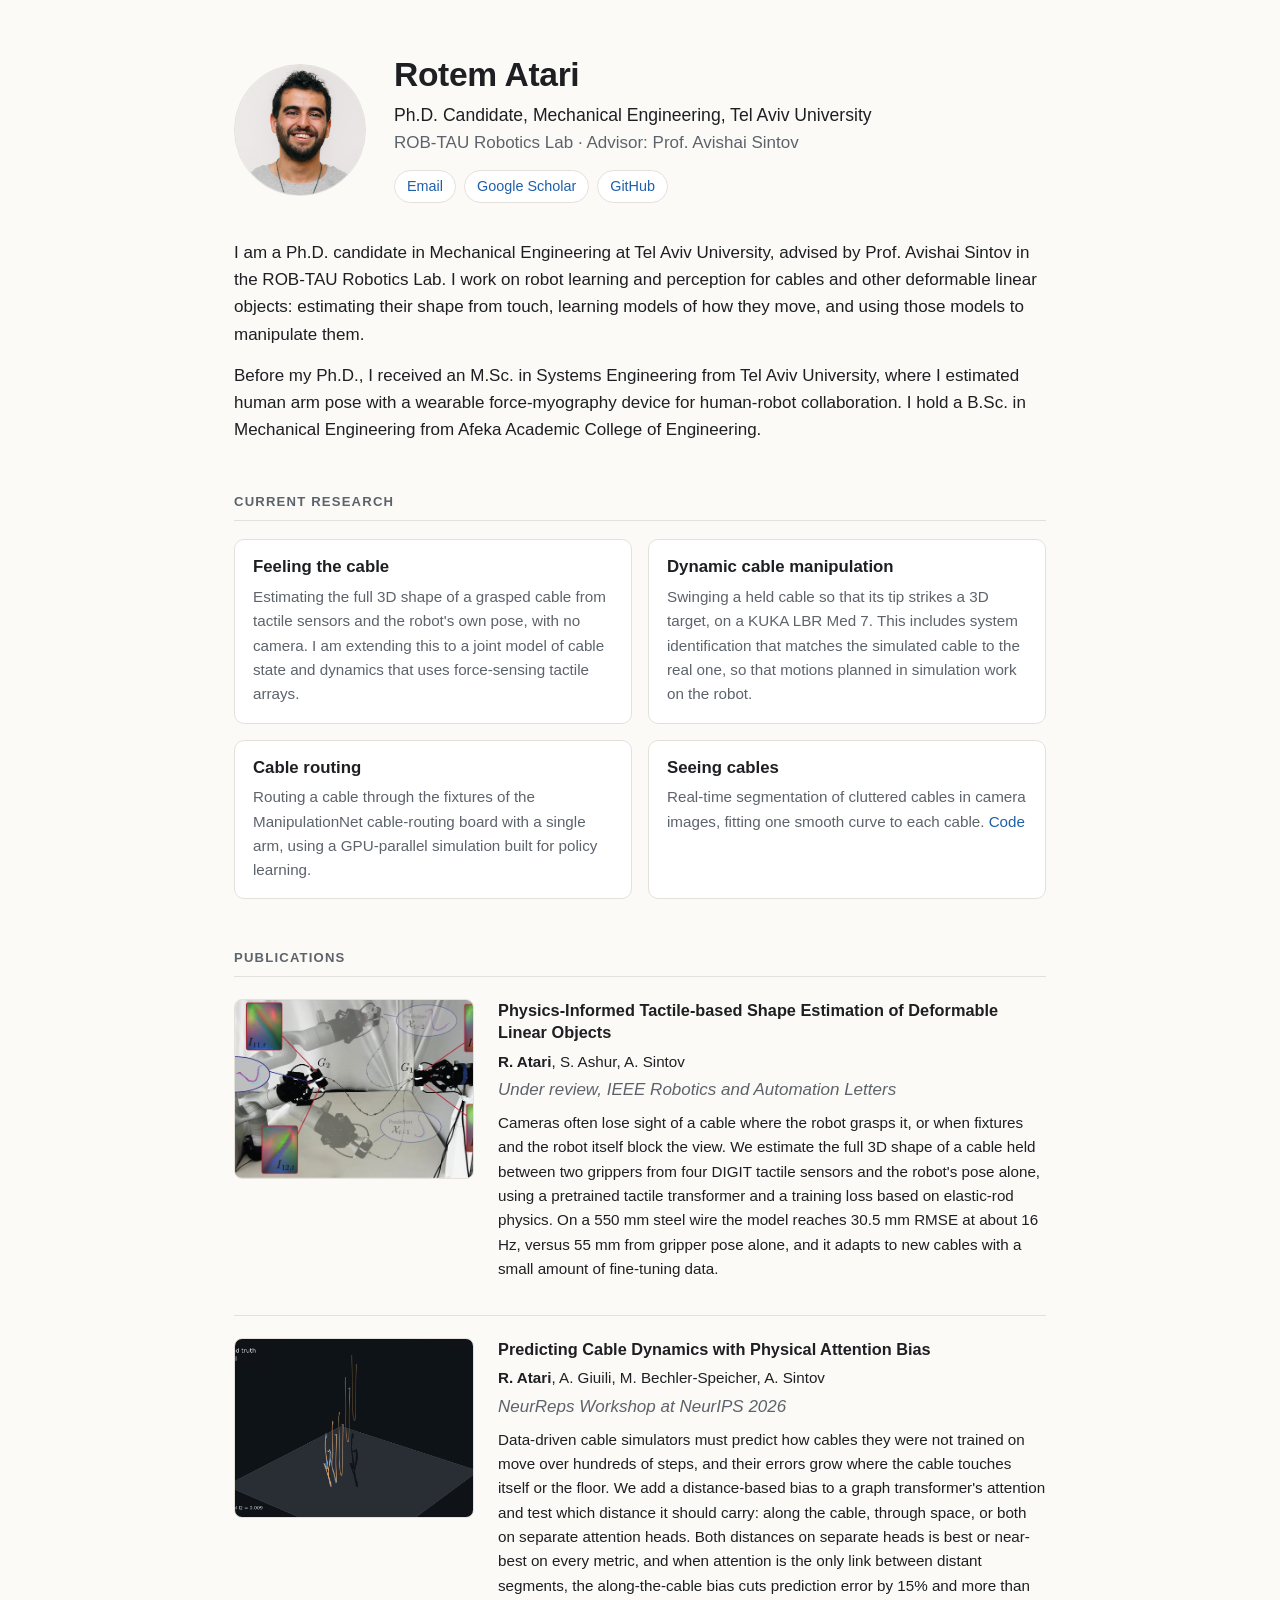
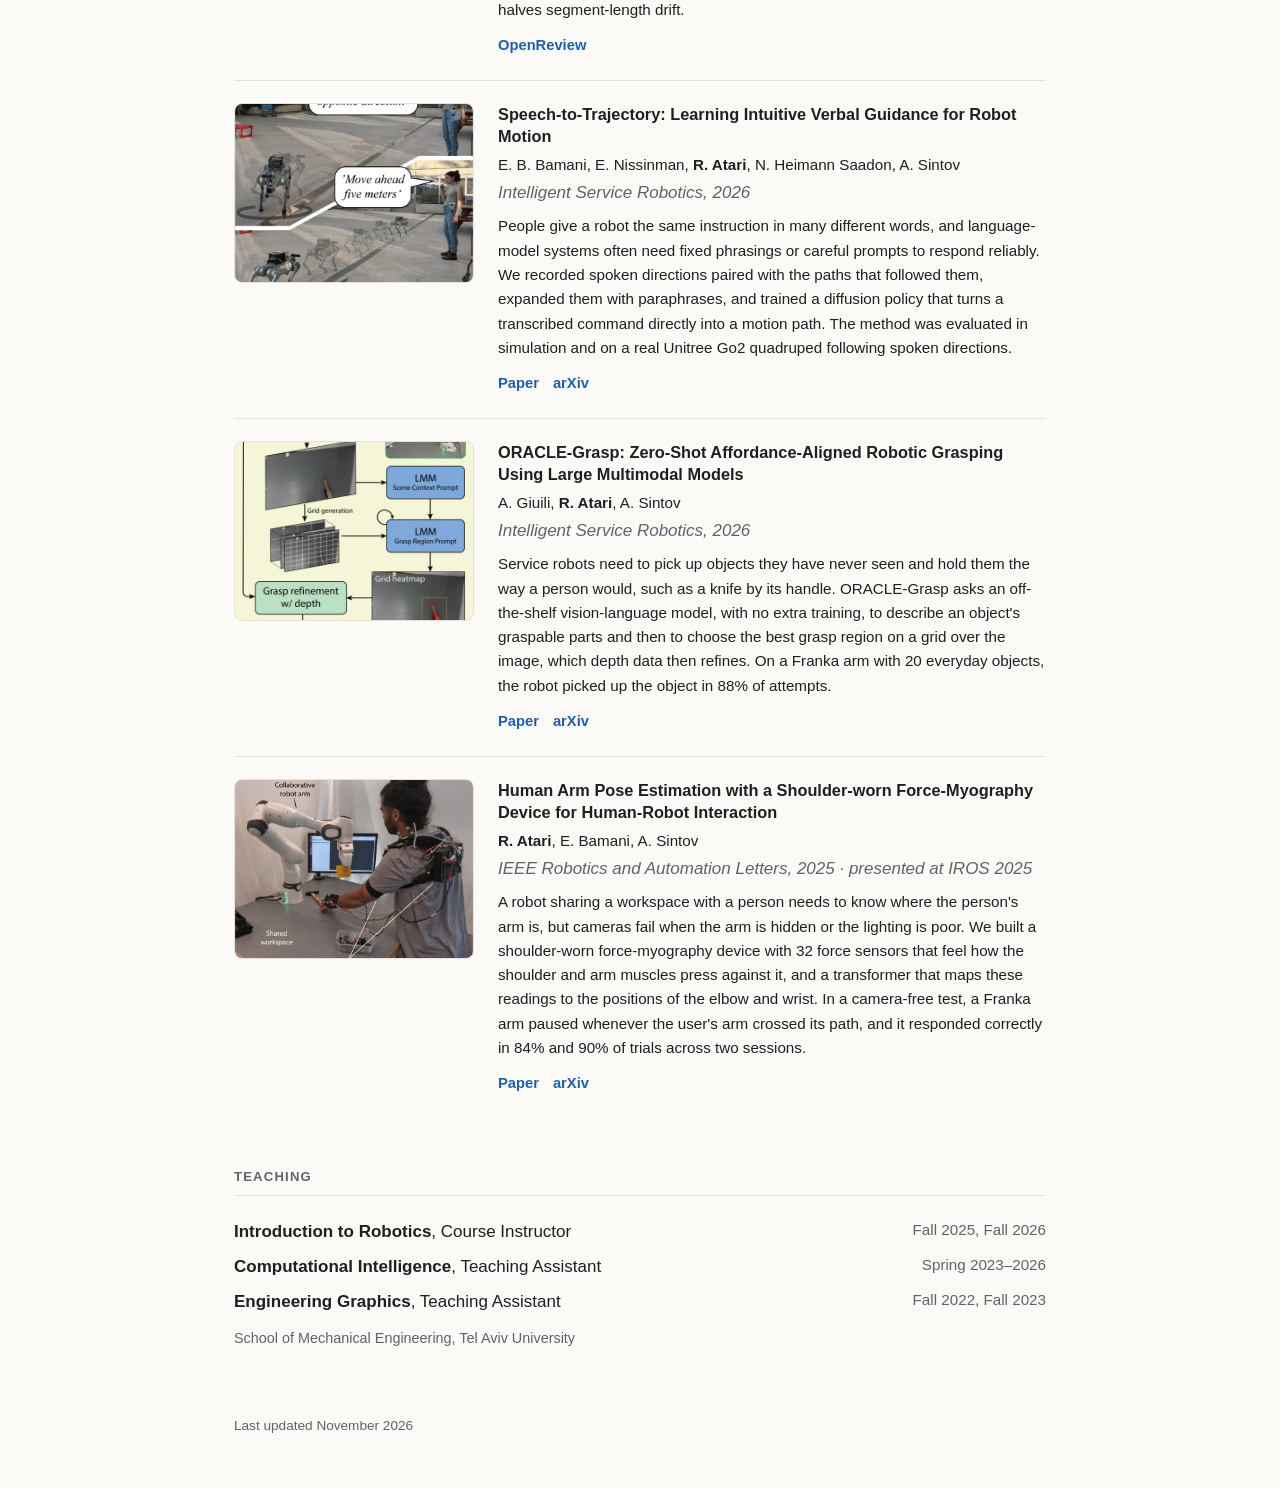
<file: index.html>
<!doctype html>
<html lang="en">
<head>
  <meta charset="utf-8">
  <meta name="viewport" content="width=device-width, initial-scale=1">
  <title>Rotem Atari</title>
  <meta name="description" content="Rotem Atari, Ph.D. candidate at Tel Aviv University. Robot learning and perception for cables and other deformable linear objects: tactile sensing, learned dynamics and manipulation.">
  <link rel="stylesheet" href="style.css">
</head>
<body>
  <main class="page">

    <!-- ===== Header ===== -->
    <header class="intro">
      <img class="avatar" src="assets/photo.jpg" alt="Rotem Atari" width="132" height="132">
      <div class="intro__text">
        <h1>Rotem Atari</h1>
        <p class="role">Ph.D. Candidate, Mechanical Engineering, Tel Aviv University</p>
        <p class="advisor">ROB-TAU Robotics Lab · Advisor: Prof. Avishai Sintov</p>
        <nav class="links" aria-label="Contact and profiles">
          <a href="mailto:rotematari@tauex.tau.ac.il">Email</a>
          <a href="https://scholar.google.com/citations?user=WZOyjvQAAAAJ">Google Scholar</a>
          <a href="https://github.com/rotematari">GitHub</a>
          <!-- <a href="assets/cv.pdf">CV</a> -->
        </nav>
      </div>
    </header>

    <!-- ===== Bio ===== -->
    <section id="about" class="bio">
      <p>
        I am a Ph.D. candidate in Mechanical Engineering at Tel Aviv University,
        advised by Prof. Avishai Sintov in the ROB-TAU Robotics Lab. I work on
        robot learning and perception for cables and other deformable linear
        objects: estimating their shape from touch, learning models of how they
        move, and using those models to manipulate them.
      </p>
      <p>
        Before my Ph.D., I received an M.Sc. in Systems Engineering from Tel Aviv
        University, where I estimated human arm pose with a wearable
        force-myography device for human-robot collaboration. I hold a B.Sc. in
        Mechanical Engineering from Afeka Academic College of Engineering.
      </p>
    </section>

    <!-- ===== Current research ===== -->
    <section id="research">
      <h2>Current Research</h2>
      <div class="topics">
        <article class="topic">
          <h3>Feeling the cable</h3>
          <p>Estimating the full 3D shape of a grasped cable from tactile sensors and the robot's own pose, with no camera. I am extending this to a joint model of cable state and dynamics that uses force-sensing tactile arrays.</p>
        </article>
        <article class="topic">
          <h3>Dynamic cable manipulation</h3>
          <p>Swinging a held cable so that its tip strikes a 3D target, on a KUKA LBR Med 7. This includes system identification that matches the simulated cable to the real one, so that motions planned in simulation work on the robot.</p>
        </article>
        <article class="topic">
          <h3>Cable routing</h3>
          <p>Routing a cable through the fixtures of the ManipulationNet cable-routing board with a single arm, using a GPU-parallel simulation built for policy learning.</p>
        </article>
        <article class="topic">
          <h3>Seeing cables</h3>
          <p>Real-time segmentation of cluttered cables in camera images, fitting one smooth curve to each cable. <a href="https://github.com/rotematari/DLOSeg">Code</a></p>
        </article>
      </div>
    </section>

    <!-- ===== Publications ===== -->
    <section id="publications">
      <h2>Publications</h2>

      <article class="pub">
        <div class="pub__media">
          <img src="assets/pubs/ral2026-tactile-shape.jpg" alt="Two grippers with tactile sensors holding a cable, with predicted cable shapes overlaid" loading="lazy">
        </div>
        <div class="pub__text">
          <h3>Physics-Informed Tactile-based Shape Estimation of Deformable Linear Objects</h3>
          <p class="authors"><strong>R. Atari</strong>, S. Ashur, A. Sintov</p>
          <p class="venue">Under review, IEEE Robotics and Automation Letters</p>
          <p class="summary">Cameras often lose sight of a cable where the robot grasps it, or when fixtures and the robot itself block the view. We estimate the full 3D shape of a cable held between two grippers from four DIGIT tactile sensors and the robot's pose alone, using a pretrained tactile transformer and a training loss based on elastic-rod physics. On a 550 mm steel wire the model reaches 30.5 mm RMSE at about 16 Hz, versus 55 mm from gripper pose alone, and it adapts to new cables with a small amount of fine-tuning data.</p>
        </div>
      </article>

      <article class="pub">
        <div class="pub__media">
          <video src="assets/neurreps2026/rollout.mp4" poster="assets/neurreps2026/poster.jpg"
                 autoplay muted loop playsinline preload="metadata"
                 aria-label="Model rollout of a falling cable compared with ground truth"></video>
        </div>
        <div class="pub__text">
          <h3>Predicting Cable Dynamics with Physical Attention Bias</h3>
          <p class="authors"><strong>R. Atari</strong>, A. Giuili, M. Bechler-Speicher, A. Sintov</p>
          <p class="venue">NeurReps Workshop at NeurIPS 2026</p>
          <p class="summary">Data-driven cable simulators must predict how cables they were not trained on move over hundreds of steps, and their errors grow where the cable touches itself or the floor. We add a distance-based bias to a graph transformer's attention and test which distance it should carry: along the cable, through space, or both on separate attention heads. Both distances on separate heads is best or near-best on every metric, and when attention is the only link between distant segments, the along-the-cable bias cuts prediction error by 15% and more than halves segment-length drift.</p>
          <p class="pub__links"><a href="https://openreview.net/forum?id=R6KFwkK5ve">OpenReview</a></p>
        </div>
      </article>

      <article class="pub">
        <div class="pub__media">
          <img src="assets/pubs/isr2026-speech-to-trajectory.jpg" alt="A person gives spoken directions to a quadruped robot that walks along the described path" loading="lazy">
        </div>
        <div class="pub__text">
          <h3>Speech-to-Trajectory: Learning Intuitive Verbal Guidance for Robot Motion</h3>
          <p class="authors">E. B. Bamani, E. Nissinman, <strong>R. Atari</strong>, N. Heimann Saadon, A. Sintov</p>
          <p class="venue">Intelligent Service Robotics, 2026</p>
          <p class="summary">People give a robot the same instruction in many different words, and language-model systems often need fixed phrasings or careful prompts to respond reliably. We recorded spoken directions paired with the paths that followed them, expanded them with paraphrases, and trained a diffusion policy that turns a transcribed command directly into a motion path. The method was evaluated in simulation and on a real Unitree Go2 quadruped following spoken directions.</p>
          <p class="pub__links">
            <a href="https://doi.org/10.1007/s11370-026-00727-0">Paper</a>
            <a href="https://arxiv.org/abs/2504.05084">arXiv</a>
          </p>
        </div>
      </article>

      <article class="pub">
        <div class="pub__media">
          <img src="assets/pubs/isr2026-oracle-grasp.jpg" alt="Pipeline in which a multimodal model selects a grasp region on an image grid for a robot arm" loading="lazy">
        </div>
        <div class="pub__text">
          <h3>ORACLE-Grasp: Zero-Shot Affordance-Aligned Robotic Grasping Using Large Multimodal Models</h3>
          <p class="authors">A. Giuili, <strong>R. Atari</strong>, A. Sintov</p>
          <p class="venue">Intelligent Service Robotics, 2026</p>
          <p class="summary">Service robots need to pick up objects they have never seen and hold them the way a person would, such as a knife by its handle. ORACLE-Grasp asks an off-the-shelf vision-language model, with no extra training, to describe an object's graspable parts and then to choose the best grasp region on a grid over the image, which depth data then refines. On a Franka arm with 20 everyday objects, the robot picked up the object in 88% of attempts.</p>
          <p class="pub__links">
            <a href="https://doi.org/10.1007/s11370-026-00707-4">Paper</a>
            <a href="https://arxiv.org/abs/2505.08417">arXiv</a>
          </p>
        </div>
      </article>

      <article class="pub">
        <div class="pub__media">
          <img src="assets/pubs/ral2025-fmg-arm-pose.jpg" alt="A person wearing a shoulder-mounted force-myography device works next to a robot arm" loading="lazy">
        </div>
        <div class="pub__text">
          <h3>Human Arm Pose Estimation with a Shoulder-worn Force-Myography Device for Human-Robot Interaction</h3>
          <p class="authors"><strong>R. Atari</strong>, E. Bamani, A. Sintov</p>
          <p class="venue">IEEE Robotics and Automation Letters, 2025 · presented at IROS 2025</p>
          <p class="summary">A robot sharing a workspace with a person needs to know where the person's arm is, but cameras fail when the arm is hidden or the lighting is poor. We built a shoulder-worn force-myography device with 32 force sensors that feel how the shoulder and arm muscles press against it, and a transformer that maps these readings to the positions of the elbow and wrist. In a camera-free test, a Franka arm paused whenever the user's arm crossed its path, and it responded correctly in 84% and 90% of trials across two sessions.</p>
          <p class="pub__links">
            <a href="https://doi.org/10.1109/LRA.2025.3539545">Paper</a>
            <a href="https://arxiv.org/abs/2411.07644">arXiv</a>
          </p>
        </div>
      </article>
    </section>

    <!-- ===== Teaching ===== -->
    <section id="teaching">
      <h2>Teaching</h2>
      <ul class="teaching">
        <li><span><strong>Introduction to Robotics</strong>, Course Instructor</span><span class="when">Fall 2025, Fall 2026</span></li>
        <li><span><strong>Computational Intelligence</strong>, Teaching Assistant</span><span class="when">Spring 2023–2026</span></li>
        <li><span><strong>Engineering Graphics</strong>, Teaching Assistant</span><span class="when">Fall 2022, Fall 2023</span></li>
      </ul>
      <p class="note">School of Mechanical Engineering, Tel Aviv University</p>
    </section>

    <footer class="footer">
      <p>Last updated November 2026</p>
    </footer>
  </main>
</body>
</html>
</file>
<file: style.css>
/* Colors: edit these tokens to retheme the site. */
:root {
  --bg: #fbfaf7;
  --surface: #ffffff;
  --text: #1d1f22;
  --muted: #5d636b;
  --border: #e4e1da;
  --accent: #1f5fa8;
  --accent-soft: #e8f0fa;
  --media-bg: #0f1216;
  color-scheme: light;
}
@media (prefers-color-scheme: dark) {
  :root:not([data-theme="light"]) {
    --bg: #121417;
    --surface: #1a1d21;
    --text: #e7e8ea;
    --muted: #9aa1aa;
    --border: #2b3036;
    --accent: #7fb2ee;
    --accent-soft: #1c2a3b;
    color-scheme: dark;
  }
}
:root[data-theme="dark"] {
  --bg: #121417;
  --surface: #1a1d21;
  --text: #e7e8ea;
  --muted: #9aa1aa;
  --border: #2b3036;
  --accent: #7fb2ee;
  --accent-soft: #1c2a3b;
  color-scheme: dark;
}

*, *::before, *::after { box-sizing: border-box; }

body {
  margin: 0;
  background: var(--bg);
  color: var(--text);
  font: 17px/1.6 -apple-system, BlinkMacSystemFont, "Segoe UI", Roboto, "Helvetica Neue", Arial, sans-serif;
  -webkit-font-smoothing: antialiased;
}

.page {
  max-width: 860px;
  margin: 0 auto;
  padding: 56px 24px 40px;
}

a { color: var(--accent); text-decoration: none; }
a:hover { text-decoration: underline; }

h1 { font-size: 2.1rem; line-height: 1.15; margin: 0 0 6px; letter-spacing: -0.01em; }
h2 {
  font-size: 0.82rem;
  text-transform: uppercase;
  letter-spacing: 0.09em;
  color: var(--muted);
  margin: 0 0 18px;
  padding-bottom: 8px;
  border-bottom: 1px solid var(--border);
}
h3 { font-size: 1.05rem; margin: 0 0 6px; line-height: 1.35; }

section { margin-top: 48px; }
p { margin: 0 0 12px; }

/* Header */
.intro { display: flex; gap: 28px; align-items: center; }
.avatar {
  width: 132px; height: 132px; flex: none;
  border-radius: 50%; object-fit: cover;
  border: 1px solid var(--border);
}
.avatar--initials {
  display: grid; place-items: center;
  background: var(--accent-soft); color: var(--accent);
  font-size: 2.6rem; font-weight: 600; letter-spacing: 0.02em;
}
.role { font-size: 1.1rem; margin: 0; }
.advisor { color: var(--muted); margin: 0 0 14px; }
.links { display: flex; flex-wrap: wrap; gap: 8px; }
.links a {
  padding: 4px 12px;
  border: 1px solid var(--border);
  border-radius: 999px;
  font-size: 0.9rem;
  background: var(--surface);
}
.links a:hover { border-color: var(--accent); text-decoration: none; }

#about { margin-top: 36px; }

/* News */
.news { list-style: none; padding: 0; margin: 0; }
.news li { display: grid; grid-template-columns: 88px 1fr; gap: 12px; padding: 4px 0; }
.news time { color: var(--muted); font-variant-numeric: tabular-nums; font-size: 0.95rem; padding-top: 1px; }

.bio p { margin-bottom: 14px; }

/* Research */
.topics { display: grid; grid-template-columns: repeat(2, 1fr); gap: 16px; }
.topic {
  background: var(--surface);
  border: 1px solid var(--border);
  border-radius: 10px;
  padding: 16px 18px;
}
.topic p { color: var(--muted); font-size: 0.95rem; margin: 0; }

/* Publications */
.pub {
  display: grid; grid-template-columns: 240px 1fr; gap: 24px; align-items: start;
  padding: 22px 0; border-bottom: 1px solid var(--border);
}
.pub:first-of-type { padding-top: 4px; }
.pub:last-of-type { border-bottom: 0; }
.pub__media {
  background: var(--media-bg);
  border-radius: 8px;
  overflow: hidden;
  aspect-ratio: 4 / 3;
  border: 1px solid var(--border);
}
.pub__media img { background: #fff; }
.pub__media video, .pub__media img { width: 100%; height: 100%; object-fit: cover; display: block; }
.authors { margin: 0 0 2px; font-size: 0.95rem; }
.authors strong { color: var(--text); }
.pub h3 { font-size: 1.02rem; }
.venue { color: var(--muted); font-style: italic; margin: 0 0 8px; }
.summary { font-size: 0.95rem; }
.pub__links { display: flex; gap: 14px; font-weight: 600; font-size: 0.92rem; margin: 0; }

.teaching { list-style: none; padding: 0; margin: 0 0 8px; }
.teaching li { display: flex; justify-content: space-between; gap: 16px; padding: 4px 0; }
.teaching .when { color: var(--muted); white-space: nowrap; font-size: 0.95rem; }
.note { color: var(--muted); font-size: 0.9rem; }

.footer { margin-top: 64px; color: var(--muted); font-size: 0.85rem; }

/* Phone width */
@media (max-width: 680px) {
  .page { padding: 32px 16px 32px; }
  .intro { flex-direction: column; align-items: flex-start; gap: 18px; }
  .avatar { width: 104px; height: 104px; }
  .avatar--initials { font-size: 2rem; }
  h1 { font-size: 1.8rem; }
  .topics { grid-template-columns: 1fr; }
  .pub { grid-template-columns: 1fr; gap: 14px; }
  .teaching li { flex-direction: column; gap: 0; }
}
</file>
